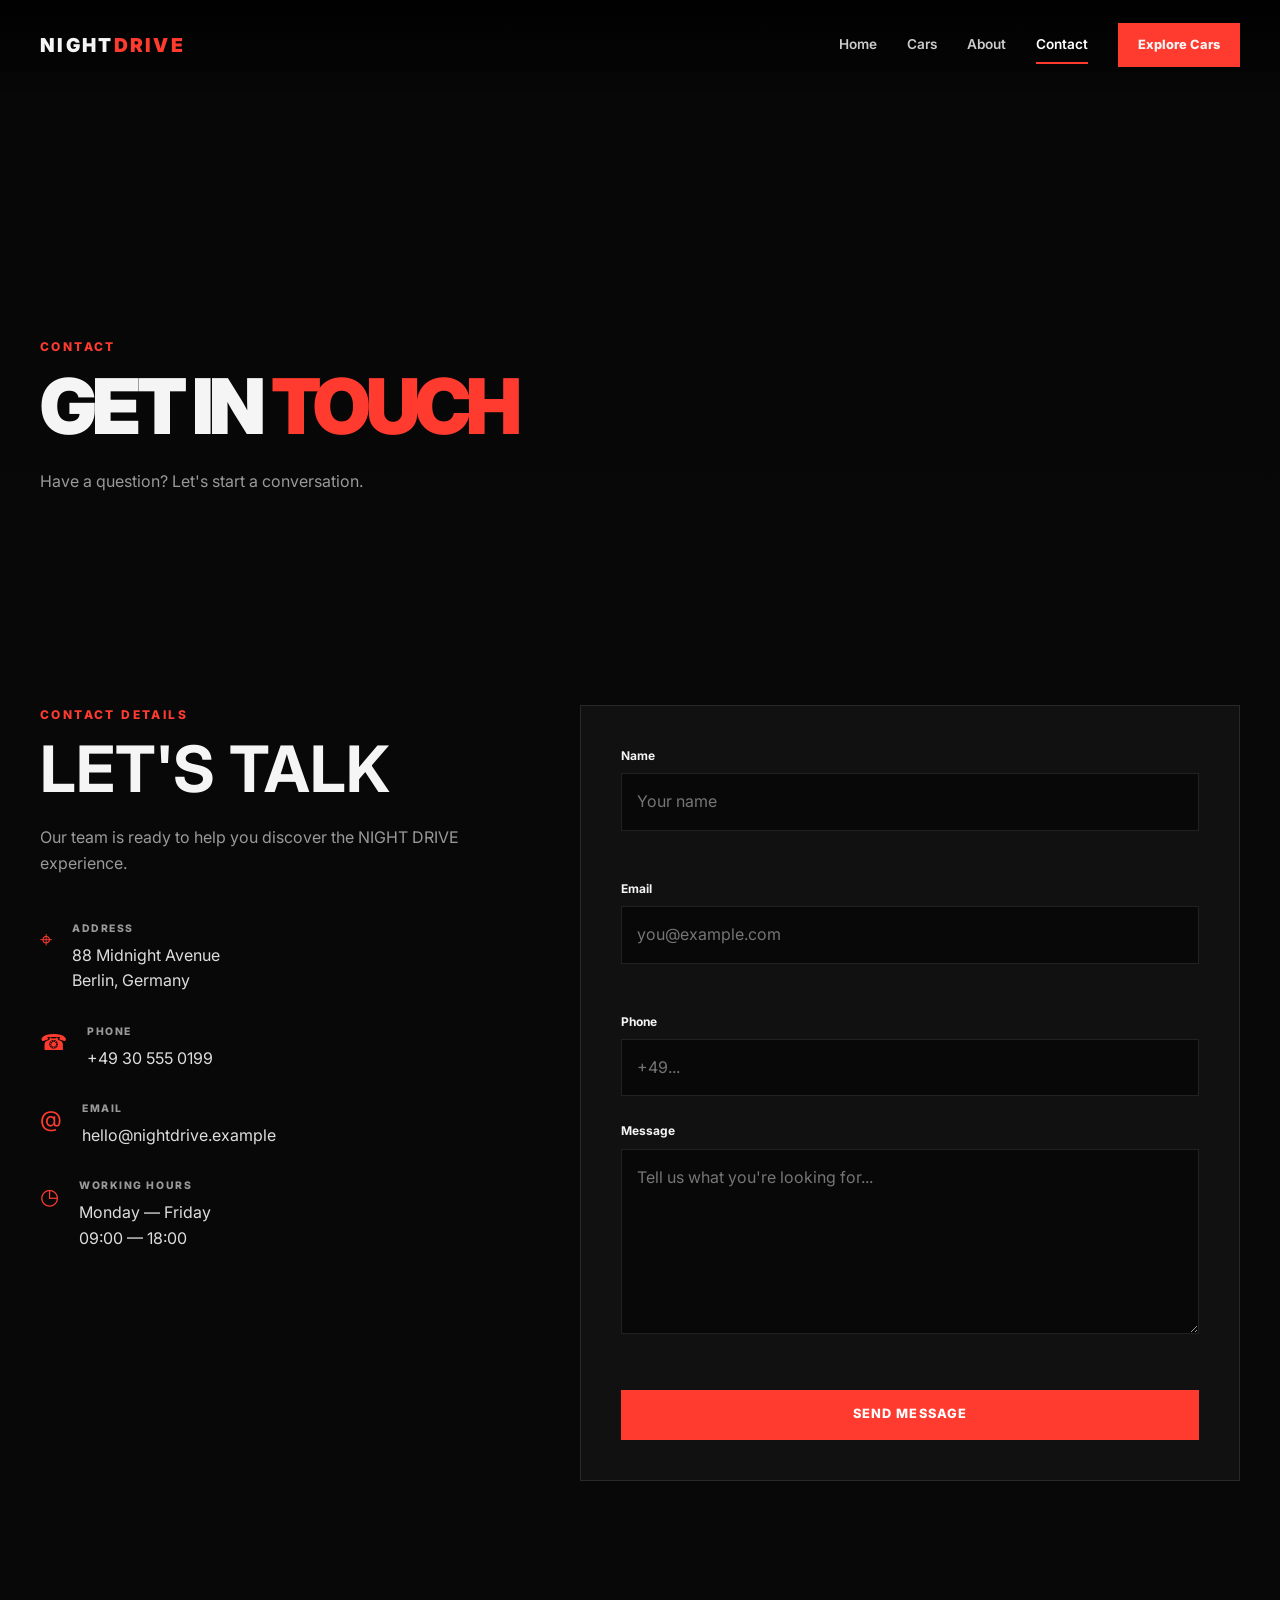
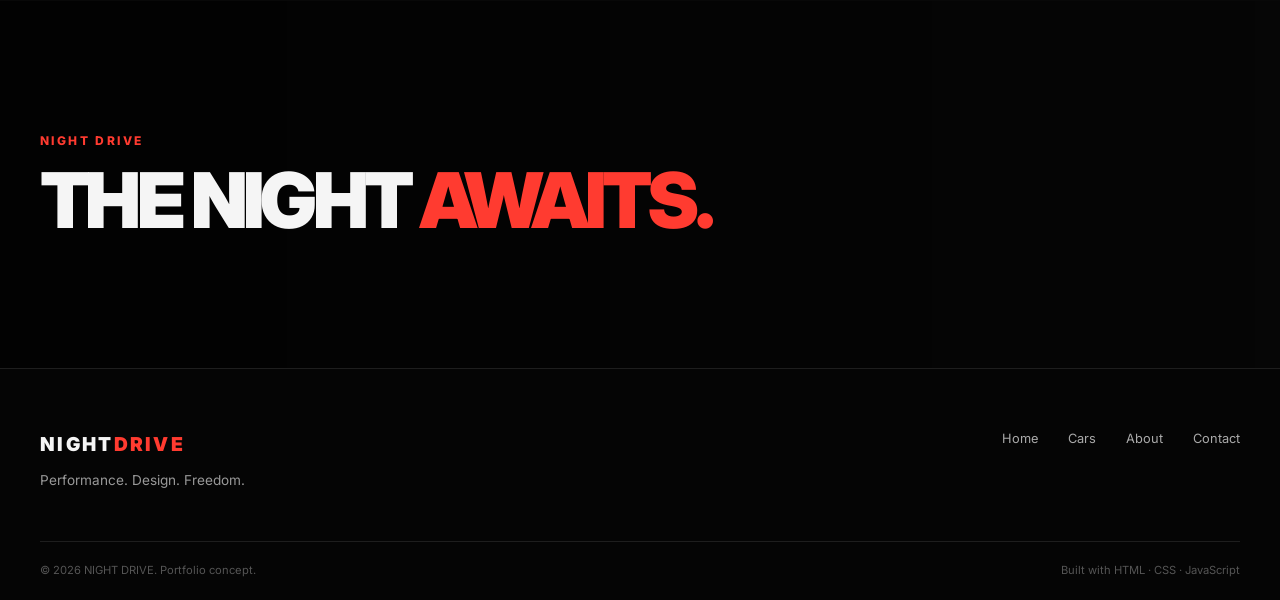
<file: contact.html>
<!DOCTYPE html>
<html lang="en">

<head>

    <meta charset="UTF-8">
    <meta name="viewport" content="width=device-width, initial-scale=1.0">

    <title>NIGHT DRIVE | Contact</title>

    <link rel="preconnect" href="https://fonts.googleapis.com">
    <link rel="preconnect" href="https://fonts.gstatic.com" crossorigin>

    <link
        href="https://fonts.googleapis.com/css2?family=Inter:wght@400;500;600;700;800;900&display=swap"
        rel="stylesheet"
    >

    <link rel="stylesheet" href="css/style.css">

</head>

<body>


<header class="header">

    <div class="container nav-container">

        <a href="index.html" class="logo">
            NIGHT<span>DRIVE</span>
        </a>

        <button class="menu-toggle" aria-label="Open menu">

            <span></span>
            <span></span>
            <span></span>

        </button>

        <nav class="navbar">

            <a href="index.html" class="nav-link">
                Home
            </a>

            <a href="cars.html" class="nav-link">
                Cars
            </a>

            <a href="about.html" class="nav-link">
                About
            </a>

            <a href="contact.html" class="nav-link">
                Contact
            </a>

            <a href="cars.html" class="nav-button">
                Explore Cars
            </a>

        </nav>

    </div>

</header>


<main>


    <section class="page-hero">

        <div class="container reveal">

            <p class="section-label">
                CONTACT
            </p>

            <h1>
                GET IN <span>TOUCH</span>
            </h1>

            <p>
                Have a question? Let's start a conversation.
            </p>

        </div>

    </section>


    <section class="section contact-section">

        <div class="container contact-grid">


            <!-- CONTACT INFO -->

            <div class="contact-info reveal">

                <p class="section-label">
                    CONTACT DETAILS
                </p>

                <h2>
                    LET'S TALK
                </h2>

                <p>
                    Our team is ready to help you discover
                    the NIGHT DRIVE experience.
                </p>


                <div class="contact-item">

                    <span class="contact-icon">⌖</span>

                    <div>

                        <small>ADDRESS</small>

                        <p>
                            88 Midnight Avenue<br>
                            Berlin, Germany
                        </p>

                    </div>

                </div>


                <div class="contact-item">

                    <span class="contact-icon">☎</span>

                    <div>

                        <small>PHONE</small>

                        <p>
                            +49 30 555 0199
                        </p>

                    </div>

                </div>


                <div class="contact-item">

                    <span class="contact-icon">@</span>

                    <div>

                        <small>EMAIL</small>

                        <p>
                            hello@nightdrive.example
                        </p>

                    </div>

                </div>


                <div class="contact-item">

                    <span class="contact-icon">◷</span>

                    <div>

                        <small>WORKING HOURS</small>

                        <p>
                            Monday — Friday<br>
                            09:00 — 18:00
                        </p>

                    </div>

                </div>

            </div>


            <!-- FORM -->

            <div class="contact-form-wrapper reveal">

                <form id="contactForm" novalidate>

                    <div class="form-group">

                        <label for="name">
                            Name
                        </label>

                        <input
                            type="text"
                            id="name"
                            name="name"
                            placeholder="Your name"
                        >

                        <small
                            class="error-message"
                            id="nameError"
                        ></small>

                    </div>


                    <div class="form-group">

                        <label for="email">
                            Email
                        </label>

                        <input
                            type="email"
                            id="email"
                            name="email"
                            placeholder="you@example.com"
                        >

                        <small
                            class="error-message"
                            id="emailError"
                        ></small>

                    </div>


                    <div class="form-group">

                        <label for="phone">
                            Phone
                        </label>

                        <input
                            type="tel"
                            id="phone"
                            name="phone"
                            placeholder="+49..."
                        >

                    </div>


                    <div class="form-group">

                        <label for="message">
                            Message
                        </label>

                        <textarea
                            id="message"
                            name="message"
                            rows="6"
                            placeholder="Tell us what you're looking for..."
                        ></textarea>

                        <small
                            class="error-message"
                            id="messageError"
                        ></small>

                    </div>


                    <button
                        type="submit"
                        class="btn btn-primary form-button"
                    >
                        Send Message
                    </button>


                    <div
                        id="successMessage"
                        class="success-message"
                    >
                        Message sent successfully!
                    </div>

                </form>

            </div>

        </div>

    </section>


    <section class="contact-banner">

        <div class="container reveal">

            <p class="section-label">
                NIGHT DRIVE
            </p>

            <h2>
                THE NIGHT
                <span>AWAITS.</span>
            </h2>

        </div>

    </section>


</main>


<footer class="footer">

    <div class="container footer-content">

        <div>

            <a href="index.html" class="logo">
                NIGHT<span>DRIVE</span>
            </a>

            <p>
                Performance. Design. Freedom.
            </p>

        </div>

        <div class="footer-links">

            <a href="index.html">Home</a>
            <a href="cars.html">Cars</a>
            <a href="about.html">About</a>
            <a href="contact.html">Contact</a>

        </div>

    </div>

    <div class="container footer-bottom">

        <p>
            © 2026 NIGHT DRIVE. Portfolio concept.
        </p>

        <p>
            Built with HTML · CSS · JavaScript
        </p>

    </div>

</footer>


<button class="back-to-top">
    ↑
</button>


<script src="js/script.js"></script>

</body>
</html>
</file>
<file: css/style.css>
/* =========================================
   NIGHT DRIVE
   Main stylesheet
========================================= */


/* =========================================
   VARIABLES
========================================= */

:root {

    --bg: #080808;
    --bg-light: #111111;
    --card: #151515;

    --text: #f5f5f5;
    --text-muted: #999999;

    --accent: #ff3b30;
    --accent-dark: #c9231c;

    --border: rgba(255, 255, 255, 0.1);

    --max-width: 1200px;

    --transition: 0.35s ease;

}


/* =========================================
   RESET
========================================= */

* {
    margin: 0;
    padding: 0;
    box-sizing: border-box;
}

html {
    scroll-behavior: smooth;
}

body {

    font-family: "Inter", sans-serif;

    background: var(--bg);

    color: var(--text);

    line-height: 1.6;

    overflow-x: hidden;

}

body.modal-open {
    overflow: hidden;
}

img {
    width: 100%;
    display: block;
}

a {
    color: inherit;
    text-decoration: none;
}

button,
input,
textarea {
    font: inherit;
}

button {
    cursor: pointer;
}


/* =========================================
   UTILITIES
========================================= */

.container {

    width: min(
        calc(100% - 40px),
        var(--max-width)
    );

    margin-inline: auto;

}

.section {

    padding: 120px 0;

}

.dark-section {

    background:
        radial-gradient(
            circle at 80% 20%,
            rgba(255, 59, 48, 0.08),
            transparent 35%
        ),
        #0d0d0d;

}

.section-heading {

    max-width: 700px;

    margin-bottom: 60px;

}

.section-heading h2,
.page-hero h1,
.cta-content h2,
.contact-banner h2 {

    font-size: clamp(
        2.5rem,
        6vw,
        5.5rem
    );

    line-height: 0.95;

    font-weight: 900;

    letter-spacing: -0.06em;

}

.section-heading h2 span,
.page-hero h1 span,
.cta-content h2 span,
.contact-banner h2 span,
.story-content h2 span {

    color: var(--accent);

}

.section-heading > p:last-child {

    color: var(--text-muted);

    margin-top: 20px;

    max-width: 550px;

}

.section-label {

    color: var(--accent);

    font-size: 0.75rem;

    font-weight: 800;

    letter-spacing: 0.2em;

    text-transform: uppercase;

    margin-bottom: 15px;

}


/* =========================================
   HEADER
========================================= */

.header {

    position: fixed;

    top: 0;
    left: 0;

    width: 100%;

    z-index: 1000;

    background:
        linear-gradient(
            to bottom,
            rgba(0, 0, 0, 0.8),
            transparent
        );

    transition: var(--transition);

}

.header.scrolled {

    background: rgba(8, 8, 8, 0.95);

    backdrop-filter: blur(15px);

    border-bottom: 1px solid var(--border);

}

.nav-container {

    height: 90px;

    display: flex;

    align-items: center;

    justify-content: space-between;

}

.logo {

    font-size: 1.2rem;

    font-weight: 900;

    letter-spacing: 0.12em;

}

.logo span {

    color: var(--accent);

}

.navbar {

    display: flex;

    align-items: center;

    gap: 30px;

}

.nav-link {

    position: relative;

    color: #ccc;

    font-size: 0.85rem;

    font-weight: 600;

    transition: var(--transition);

}

.nav-link:hover,
.nav-link.active {

    color: white;

}

.nav-link::after {

    content: "";

    position: absolute;

    left: 0;
    bottom: -8px;

    width: 0;
    height: 2px;

    background: var(--accent);

    transition: var(--transition);

}

.nav-link:hover::after,
.nav-link.active::after {

    width: 100%;

}

.nav-button {

    padding: 12px 20px;

    background: var(--accent);

    font-size: 0.8rem;

    font-weight: 800;

    transition: var(--transition);

}

.nav-button:hover {

    background: white;

    color: black;

    transform: translateY(-2px);

}

.menu-toggle {

    display: none;

    background: transparent;

    border: 0;

}

.menu-toggle span {

    display: block;

    width: 25px;
    height: 2px;

    background: white;

    margin: 5px 0;

}


/* =========================================
   HERO
========================================= */

.hero {

    min-height: 100vh;

    position: relative;

    display: flex;

    align-items: center;

    background-image:
        linear-gradient(
            90deg,
            rgba(0,0,0,0.85) 0%,
            rgba(0,0,0,0.45) 50%,
            rgba(0,0,0,0.25) 100%
        ),
        url("https://images.pexels.com/photos/9661473/pexels-photo-9661473.jpeg?auto=compress&cs=tinysrgb&w=2000");

    background-size: cover;

    background-position: center;

}

.hero-overlay {

    position: absolute;

    inset: 0;

    background:
        linear-gradient(
            to top,
            var(--bg),
            transparent 35%
        );

}

.hero-content {

    position: relative;

    z-index: 2;

    padding-top: 80px;

}

.hero-label {

    color: var(--accent);

    font-size: 0.8rem;

    font-weight: 800;

    letter-spacing: 0.3em;

    margin-bottom: 25px;

}

.hero h1 {

    font-size: clamp(
        4rem,
        11vw,
        9rem
    );

    line-height: 0.82;

    font-weight: 900;

    letter-spacing: -0.08em;

}

.hero h1 span {

    color: var(--accent);

}

.hero-description {

    max-width: 500px;

    color: #d0d0d0;

    font-size: 1.1rem;

    margin: 35px 0;

}

.hero-buttons {

    display: flex;

    gap: 15px;

    flex-wrap: wrap;

}

.btn {

    display: inline-flex;

    justify-content: center;

    align-items: center;

    min-height: 50px;

    padding: 0 28px;

    font-size: 0.8rem;

    font-weight: 800;

    letter-spacing: 0.08em;

    text-transform: uppercase;

    border: 1px solid transparent;

    transition: var(--transition);

}

.btn-primary {

    background: var(--accent);

    color: white;

}

.btn-primary:hover {

    background: white;

    color: black;

    transform: translateY(-3px);

}

.btn-outline {

    border-color: rgba(255,255,255,0.4);

}

.btn-outline:hover {

    background: white;

    color: black;

    border-color: white;

}

.hero-scroll {

    position: absolute;

    right: 40px;

    bottom: 40px;

    display: flex;

    align-items: center;

    gap: 15px;

    transform: rotate(90deg);

    transform-origin: right;

    font-size: 0.65rem;

    letter-spacing: 0.15em;

}

.scroll-line {

    width: 70px;

    height: 1px;

    background: white;

}


/* =========================================
   CARDS
========================================= */

.cars-grid {

    display: grid;

    grid-template-columns:
        repeat(3, 1fr);

    gap: 25px;

}

.car-card,
.catalog-card {

    background: var(--card);

    border: 1px solid var(--border);

    overflow: hidden;

    transition: var(--transition);

}

.car-card:hover,
.catalog-card:hover {

    transform: translateY(-8px);

    border-color:
        rgba(255, 59, 48, 0.4);

}

.car-image,
.catalog-image {

    height: 280px;

    position: relative;

    overflow: hidden;

}

.car-image img,
.catalog-image img {

    height: 100%;

    object-fit: cover;

    transition:
        transform 0.7s ease;

}

.car-card:hover img,
.catalog-card:hover img {

    transform: scale(1.07);

}

.car-category,
.catalog-image span {

    position: absolute;

    top: 15px;
    left: 15px;

    background: var(--accent);

    padding: 7px 10px;

    font-size: 0.65rem;

    font-weight: 800;

    letter-spacing: 0.1em;

}

.car-content {

    padding: 25px;

}

.car-content h3,
.catalog-content h3 {

    font-size: 1.5rem;

    margin-bottom: 10px;

}

.car-content p {

    color: var(--text-muted);

    font-size: 0.9rem;

}

.car-specs {

    display: flex;

    gap: 40px;

    margin: 25px 0;

    padding-top: 20px;

    border-top: 1px solid var(--border);

}

.car-specs div {

    display: flex;

    flex-direction: column;

}

.car-specs strong {

    font-size: 1.3rem;

}

.car-specs span {

    color: var(--text-muted);

    font-size: 0.65rem;

    letter-spacing: 0.1em;

}

.text-button,
.catalog-view {

    border: 0;

    background: none;

    color: white;

    font-size: 0.75rem;

    font-weight: 800;

    text-transform: uppercase;

    letter-spacing: 0.08em;

    transition: var(--transition);

}

.text-button:hover,
.catalog-view:hover {

    color: var(--accent);

}

.center-button {

    display: flex;

    justify-content: center;

    margin-top: 50px;

}


/* =========================================
   FEATURES
========================================= */

.features-grid {

    display: grid;

    grid-template-columns:
        repeat(4, 1fr);

    gap: 1px;

    background: var(--border);

}

.feature-card {

    position: relative;

    min-height: 300px;

    padding: 35px;

    background: #101010;

    transition: var(--transition);

}

.feature-card:hover {

    background: #171717;

}

.feature-number {

    color: #333;

    font-size: 0.8rem;

    font-weight: 800;

}

.feature-icon {

    color: var(--accent);

    font-size: 2rem;

    margin: 40px 0 25px;

}

.feature-card h3 {

    font-size: 1.2rem;

    margin-bottom: 12px;

}

.feature-card p {

    color: var(--text-muted);

    font-size: 0.9rem;

}


/* =========================================
   CTA
========================================= */

.cta-section {

    padding: 150px 0;

    text-align: center;

    background:
        linear-gradient(
            rgba(0,0,0,0.7),
            rgba(0,0,0,0.8)
        ),
        url("https://images.pexels.com/photos/31362314/pexels-photo-31362314.jpeg?auto=compress&cs=tinysrgb&w=2000");

    background-size: cover;

    background-position: center;

    background-attachment: fixed;

}

.cta-content p:not(.section-label) {

    color: #ccc;

    margin: 25px auto;

}


/* =========================================
   PAGE HERO
========================================= */

.page-hero {

    min-height: 65vh;

    display: flex;

    align-items: flex-end;

    padding-bottom: 90px;

    background:
        linear-gradient(
            to top,
            var(--bg),
            rgba(0,0,0,0.2)
        ),
        url("https://images.pexels.com/photos/9661473/pexels-photo-9661473.jpeg?auto=compress&cs=tinysrgb&w=2000");

    background-size: cover;

    background-position: center;

}

.page-hero p:last-child {

    margin-top: 25px;

    color: var(--text-muted);

}


/* =========================================
   CATALOG
========================================= */

.catalog-controls {

    display: flex;

    justify-content: space-between;

    align-items: center;

    gap: 25px;

    margin-bottom: 50px;

}

.filters {

    display: flex;

    flex-wrap: wrap;

    gap: 8px;

}

.filter-btn {

    padding: 10px 17px;

    background: transparent;

    border: 1px solid var(--border);

    color: #aaa;

    font-size: 0.75rem;

    font-weight: 700;

    transition: var(--transition);

}

.filter-btn:hover,
.filter-btn.active {

    background: var(--accent);

    border-color: var(--accent);

    color: white;

}

.search-box {

    position: relative;

    width: 260px;

}

.search-box input {

    width: 100%;

    padding: 13px 40px 13px 15px;

    background: #121212;

    border: 1px solid var(--border);

    color: white;

    outline: none;

}

.search-box input:focus {

    border-color: var(--accent);

}

.search-box span {

    position: absolute;

    right: 15px;

    top: 50%;

    transform: translateY(-50%);

}

.catalog-grid {

    display: grid;

    grid-template-columns:
        repeat(4, 1fr);

    gap: 20px;

}

.catalog-image {

    height: 220px;

}

.catalog-content {

    padding: 20px;

}

.catalog-content h3 {

    font-size: 1.15rem;

}

.price {

    color: var(--accent);

    font-weight: 800;

    margin-bottom: 18px;

}

.catalog-specs {

    display: flex;

    justify-content: space-between;

    color: var(--text-muted);

    font-size: 0.72rem;

    border-bottom: 1px solid var(--border);

    padding-bottom: 18px;

    margin-bottom: 18px;

}

.no-results {

    display: none;

    text-align: center;

    padding: 80px 20px;

}

.no-results h3 {

    font-size: 2rem;

    margin-bottom: 10px;

}

.no-results p {

    color: var(--text-muted);

}


/* =========================================
   ABOUT
========================================= */

.story-grid {

    display: grid;

    grid-template-columns:
        1fr 1fr;

    gap: 80px;

    align-items: center;

}

.story-image {

    height: 600px;

    overflow: hidden;

}

.story-image img {

    height: 100%;

    object-fit: cover;

}

.story-content h2 {

    font-size: clamp(2.5rem, 5vw, 5rem);

    line-height: 0.95;

    margin-bottom: 30px;

}

.story-content p {

    color: var(--text-muted);

    margin-bottom: 20px;

}

.philosophy {

    padding: 160px 0;

    background:
        linear-gradient(
            rgba(8,8,8,0.75),
            rgba(8,8,8,0.9)
        ),
        url("https://images.pexels.com/photos/14991177/pexels-photo-14991177.jpeg?auto=compress&cs=tinysrgb&w=2000");

    background-size: cover;

    background-position: center;

    text-align: center;

}

.philosophy blockquote {

    max-width: 900px;

    margin: auto;

    font-size: clamp(
        2rem,
        5vw,
        5rem
    );

    line-height: 1.05;

    font-weight: 800;

    letter-spacing: -0.04em;

}

.stats-grid {

    display: grid;

    grid-template-columns:
        repeat(4, 1fr);

    gap: 1px;

    background: var(--border);

}

.stat {

    padding: 50px 30px;

    text-align: center;

    background: var(--card);

}

.stat strong {

    display: block;

    font-size: clamp(
        3rem,
        5vw,
        5rem
    );

    line-height: 1;

    color: var(--accent);

}

.stat span {

    display: block;

    color: var(--text-muted);

    margin-top: 12px;

    font-size: 0.8rem;

}


/* =========================================
   TIMELINE
========================================= */

.timeline {

    max-width: 900px;

    margin: auto;

    position: relative;

}

.timeline::before {

    content: "";

    position: absolute;

    left: 90px;

    top: 0;
    bottom: 0;

    width: 1px;

    background: var(--border);

}

.timeline-item {

    display: grid;

    grid-template-columns: 150px 1fr;

    gap: 50px;

    padding: 35px 0;

    position: relative;

}

.timeline-year {

    color: var(--accent);

    font-size: 1.2rem;

    font-weight: 900;

}

.timeline-content {

    padding-left: 30px;

}

.timeline-content h3 {

    font-size: 1.5rem;

    margin-bottom: 10px;

}

.timeline-content p {

    color: var(--text-muted);

}


/* =========================================
   CONTACT
========================================= */

.contact-grid {

    display: grid;

    grid-template-columns:
        0.8fr 1.2fr;

    gap: 100px;

}

.contact-info h2 {

    font-size: clamp(
        2.5rem,
        5vw,
        5rem
    );

    line-height: 0.95;

    margin-bottom: 25px;

}

.contact-info > p:not(.section-label) {

    color: var(--text-muted);

    margin-bottom: 45px;

}

.contact-item {

    display: flex;

    gap: 20px;

    margin-bottom: 30px;

}

.contact-icon {

    color: var(--accent);

    font-size: 1.4rem;

}

.contact-item small {

    display: block;

    color: var(--text-muted);

    font-size: 0.65rem;

    letter-spacing: 0.15em;

    font-weight: 800;

    margin-bottom: 5px;

}

.contact-item p {

    color: #ddd;

}


/* =========================================
   FORM
========================================= */

.contact-form-wrapper {

    background: #111;

    border: 1px solid var(--border);

    padding: 40px;

}

.form-group {

    margin-bottom: 25px;

}

.form-group label {

    display: block;

    font-size: 0.75rem;

    font-weight: 700;

    margin-bottom: 8px;

}

.form-group input,
.form-group textarea {

    width: 100%;

    padding: 15px;

    background: #080808;

    border: 1px solid var(--border);

    color: white;

    outline: none;

    resize: vertical;

    transition: var(--transition);

}

.form-group input:focus,
.form-group textarea:focus {

    border-color: var(--accent);

}

.form-group.error input,
.form-group.error textarea {

    border-color: var(--accent);

}

.error-message {

    display: block;

    min-height: 18px;

    color: var(--accent);

    font-size: 0.7rem;

    margin-top: 5px;

}

.form-button {

    width: 100%;

}

.success-message {

    display: none;

    margin-top: 20px;

    padding: 15px;

    border: 1px solid #37c878;

    color: #37c878;

    text-align: center;

    font-size: 0.85rem;

}

.success-message.show {

    display: block;

}

.contact-banner {

    padding: 130px 0;

    background:
        linear-gradient(
            90deg,
            rgba(0,0,0,0.8),
            rgba(0,0,0,0.3)
        ),
        url("https://images.pexels.com/photos/5214386/pexels-photo-5214386.jpeg?auto=compress&cs=tinysrgb&w=2000");

    background-size: cover;

    background-position: center;

}


/* =========================================
   FOOTER
========================================= */

.footer {

    background: #050505;

    border-top: 1px solid var(--border);

    padding-top: 60px;

}

.footer-content {

    display: flex;

    justify-content: space-between;

    gap: 40px;

    padding-bottom: 50px;

}

.footer-content p {

    color: var(--text-muted);

    font-size: 0.85rem;

    margin-top: 10px;

}

.footer-links {

    display: flex;

    gap: 30px;

}

.footer-links a {

    color: #aaa;

    font-size: 0.8rem;

    transition: var(--transition);

}

.footer-links a:hover {

    color: var(--accent);

}

.footer-bottom {

    border-top: 1px solid var(--border);

    padding: 20px 0;

    display: flex;

    justify-content: space-between;

    color: #555;

    font-size: 0.7rem;

}


/* =========================================
   MODAL
========================================= */

.modal {

    position: fixed;

    inset: 0;

    z-index: 2000;

    display: none;

    justify-content: center;

    align-items: center;

    padding: 20px;

    background: rgba(0,0,0,0.85);

    backdrop-filter: blur(10px);

}

.modal.show {

    display: flex;

}

.modal-content {

    position: relative;

    width: min(600px, 100%);

    padding: 50px;

    background: #151515;

    border: 1px solid var(--border);

    box-shadow: 0 30px 80px rgba(0,0,0,0.6);

    animation: modalIn 0.3s ease;

}

.modal-content h2 {

    font-size: 3rem;

    margin-bottom: 20px;

}

.modal-content > p:not(.section-label) {

    color: var(--text-muted);

}

.modal-close {

    position: absolute;

    right: 20px;
    top: 15px;

    border: 0;

    background: transparent;

    color: white;

    font-size: 2rem;

}

.modal-specs {

    display: flex;

    gap: 50px;

    margin-top: 35px;

}

.modal-specs div {

    display: flex;

    flex-direction: column;

}

.modal-specs span {

    color: var(--text-muted);

    font-size: 0.65rem;

}

.modal-specs strong {

    font-size: 1.5rem;

    color: var(--accent);

}


/* =========================================
   BACK TO TOP
========================================= */

.back-to-top {

    position: fixed;

    right: 25px;
    bottom: 25px;

    width: 45px;
    height: 45px;

    border: 1px solid var(--border);

    background: #151515;

    color: white;

    z-index: 900;

    opacity: 0;

    pointer-events: none;

    transition: var(--transition);

}

.back-to-top.show {

    opacity: 1;

    pointer-events: auto;

}

.back-to-top:hover {

    background: var(--accent);

}


/* =========================================
   ANIMATIONS
========================================= */

.reveal {

    opacity: 0;

    transform: translateY(35px);

    transition:
        opacity 0.8s ease,
        transform 0.8s ease;

}

.reveal.visible {

    opacity: 1;

    transform: translateY(0);

}

@keyframes modalIn {

    from {

        opacity: 0;

        transform: translateY(30px) scale(0.97);

    }

    to {

        opacity: 1;

        transform: translateY(0) scale(1);

    }

}


/* =========================================
   RESPONSIVE
========================================= */

@media (max-width: 1000px) {

    .cars-grid {

        grid-template-columns:
            repeat(2, 1fr);

    }

    .catalog-grid {

        grid-template-columns:
            repeat(2, 1fr);

    }

    .features-grid {

        grid-template-columns:
            repeat(2, 1fr);

    }

    .stats-grid {

        grid-template-columns:
            repeat(2, 1fr);

    }

    .story-grid {

        gap: 40px;

    }

    .contact-grid {

        gap: 50px;

    }

}


@media (max-width: 760px) {

    .section {

        padding: 80px 0;

    }


    /* MOBILE MENU */

    .menu-toggle {

        display: block;

        z-index: 1100;

    }

    .navbar {

        position: fixed;

        inset: 0;

        background: #080808;

        flex-direction: column;

        justify-content: center;

        align-items: center;

        gap: 30px;

        transform: translateX(100%);

        transition: var(--transition);

    }

    .navbar.open {

        transform: translateX(0);

    }

    .nav-link {

        font-size: 1.3rem;

    }


    .nav-button {

        margin-top: 15px;

    }


    /* HERO */

    .hero {

        min-height: 90vh;

        background-position: 65% center;

    }

    .hero-scroll {

        display: none;

    }


    /* GRIDS */

    .cars-grid,
    .catalog-grid,
    .features-grid,
    .stats-grid {

        grid-template-columns: 1fr;

    }


    .car-image {

        height: 300px;

    }


    .catalog-image {

        height: 260px;

    }


    /* CATALOG */

    .catalog-controls {

        flex-direction: column;

        align-items: stretch;

    }

    .filters {

        overflow-x: auto;

        flex-wrap: nowrap;

        padding-bottom: 5px;

    }

    .filter-btn {

        white-space: nowrap;

    }

    .search-box {

        width: 100%;

    }


    /* ABOUT */

    .story-grid {

        grid-template-columns: 1fr;

    }

    .story-image {

        height: 400px;

    }


    .timeline::before {

        left: 0;

    }

    .timeline-item {

        grid-template-columns: 1fr;

        gap: 10px;

        padding-left: 25px;

    }

    .timeline-content {

        padding-left: 0;

    }


    /* CONTACT */

    .contact-grid {

        grid-template-columns: 1fr;

    }

    .contact-form-wrapper {

        padding: 25px;

    }


    /* FOOTER */

    .footer-content {

        flex-direction: column;

    }

    .footer-links {

        flex-wrap: wrap;

    }

    .footer-bottom {

        flex-direction: column;

        gap: 8px;

    }


    /* MODAL */

    .modal-content {

        padding: 35px 25px;

    }

    .modal-content h2 {

        font-size: 2.3rem;

    }

}


@media (max-width: 480px) {

    .container {

        width: min(
            calc(100% - 28px),
            var(--max-width)
        );

    }

    .nav-container {

        height: 75px;

    }

    .hero h1 {

        font-size: 4rem;

    }

    .hero-buttons {

        flex-direction: column;

        align-items: stretch;

    }

    .btn {

        width: 100%;

    }

    .hero-description {

        font-size: 1rem;

    }

    .philosophy {

        padding: 100px 0;

    }

}
</file>
